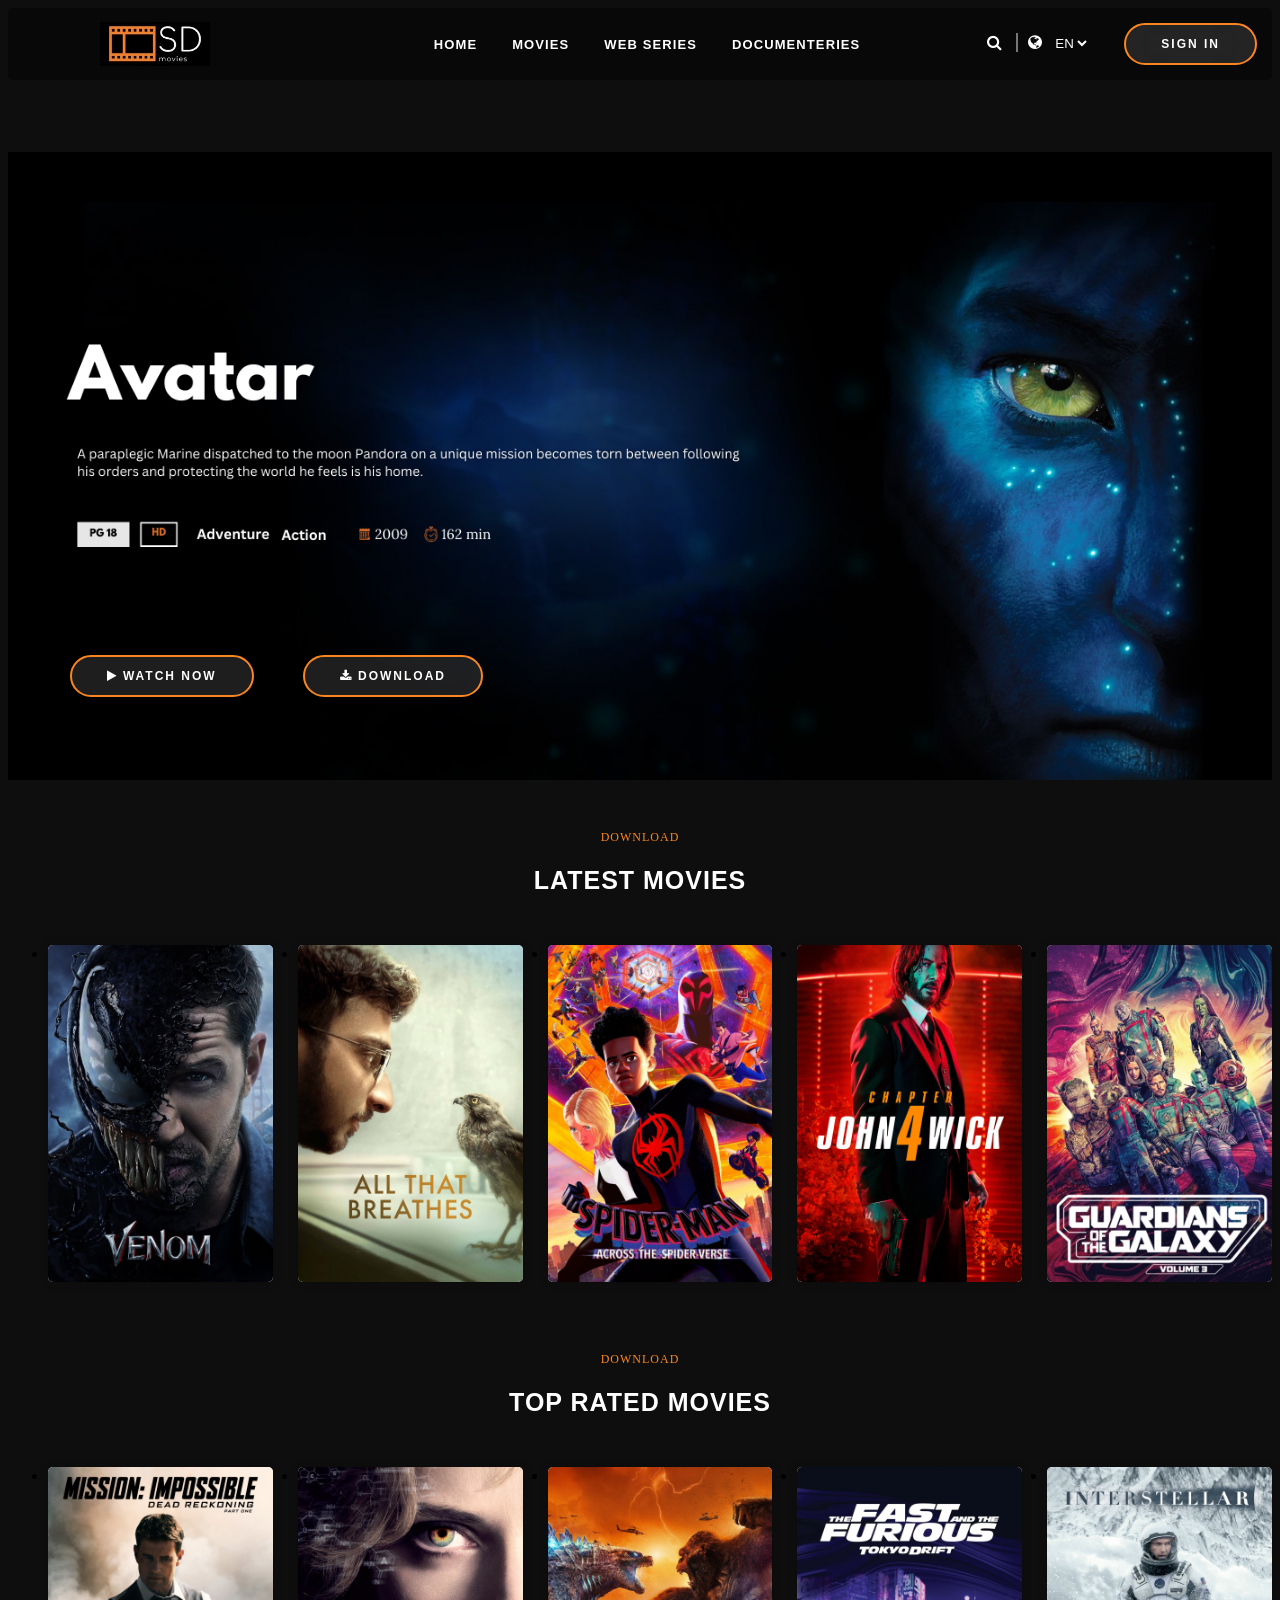
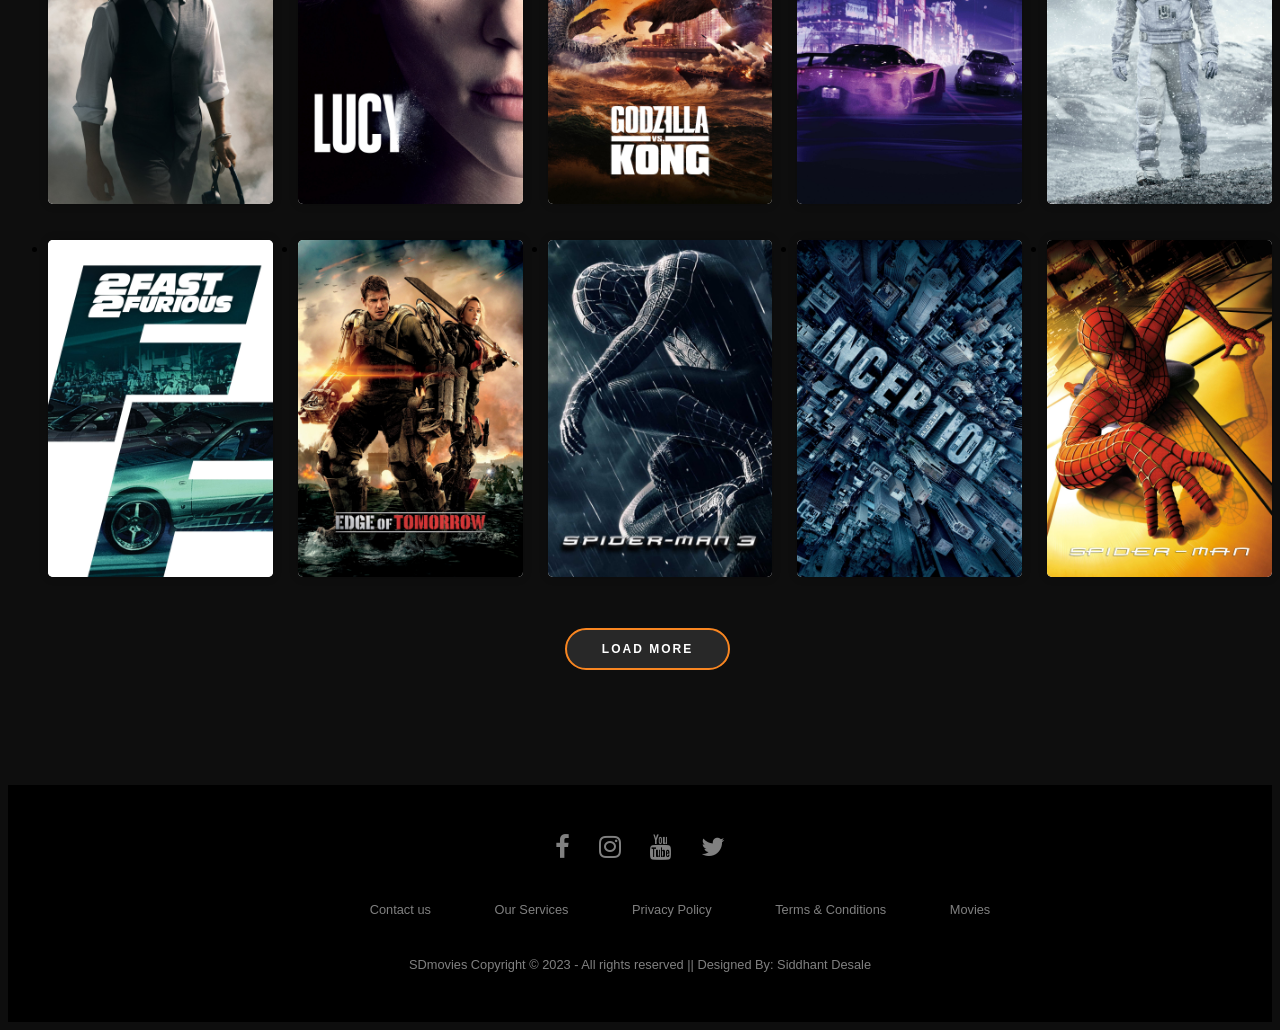
<file: index.html>
<!DOCTYPE html>
<html lang="en">
<head>
    <meta charset="UTF-8">
    <meta http-equiv="X-UA-Compatible" content="IE=edge">
    <meta name="viewport" content="width=device-width, initial-scale=1.0">
    <link rel="stylesheet" href="style.css">
    <link rel="stylesheet" href="https://cdnjs.cloudflare.com/ajax/libs/font-awesome/4.7.0/css/font-awesome.min.css">
    <link rel="shortcut icon" href="logo.jpg" type="image/svg+xml">
    <title>SDmovies</title>
</head>
<body>

    <header class="stiky">
        <div class="navb">
            <div class="logo">
                <img src="logo.jpg" alt="logo">
            </div>
            <ul>
                <li>HOME</li>
                <li>MOVIES</li>
                <li>WEB SERIES</li>
                <li>DOCUMENTERIES</li>
            </ul>
            <div class="left">
                <i class="fa fa-search" aria-hidden="true"></i>
                <span class="line"></span>
                <i class="fa fa-globe" aria-hidden="true"></i> <select name="language" id="lan">
                    <option value="lan">EN</option>
                    <option value="lan">HI</option>
                    <option value="lan">AU</option>
                    <option value="lan">AR</option>
                </select>
                <a href="index1.html" target="_blank"><button class="btn btn-primary">Sign in</button></a>
            </div>
        </div>
    </header>

    <div id="slidy-container">
        <div class="position">
            <a href="index1.html" target="_blank"><button class="btn btn-primary"><i class="fa fa-play" aria-hidden="true"></i>  Watch Now</button></a>
            <a href="index1.html" target="_blank"><button class="btn btn-primary"><i class="fa fa-download" aria-hidden="true"></i>  Download</button></a>
        </div>
        <figure id="slidy">
            <img src="./img/Avatar.png" alt="">
            <img src="./img/Wall-E.png" alt="">
            <img src="./img/Spider-Man 3.png" alt="">
            <img src="./img/Avengers Age of Ultron.png" alt="">
        </figure>
    </div>

    <section class="trending">
        <div class="title-wrapper">
            <p class="section-subtitle">Download</p>
            <h2 class="section-title">Latest Movies</h2>
        </div>
        <ul class="grid">
            <li>
                <div class="movie-card">
                  <div class="movie-poster">
                    <img src="./img/latest1.jpg" alt="Movie 1">
                  </div>
                  <div class="movie-details">
                    <h3 class="movie-title">Venom</h3>
                    <div class="sml">
                    <p class="movie-genre"> <i class="fa fa-clock-o" aria-hidden="true"></i> 102 min</p>
                    <p class="movie-rating"> <i class="fa fa-star" aria-hidden="true"> </i> 9/10</p>
                  </div>
                    <a href="#" class="watch-Q">4K</a>
                    <a href="#" class="watch-Q1">2018</a>
                  </div>
                </div>
                
              </li>

            <li>
                <div class="movie-card">
                    <div class="movie-poster">
                        <img src="./img/latest2.jpg" alt="">
                    </div>
                    <div class="movie-details">
                        <h3 class="movie-title">All That Breathes</h3>
                        <div class="sml">
                            <p class="movie-genre"> <i class="fa fa-clock-o" aria-hidden="true"></i>  97 min</p>
                            <p class="movie-rating"> <i class="fa fa-star" aria-hidden="true"></i>  9/10</p>
                        </div>
                        <a href="" class="watch-Q">4K</a>
                        <a href="" class="watch-Q1">2022</a>
                    </div>
                </div>
            </li>

            <li>
                <div class="movie-card">
                    <div class="movie-poster">
                        <img src="./img/latest3.jpg" alt="">
                    </div>
                    <div class="movie-details">
                        <h3 class="movie-title">Spider-Man: Across the Spider-Verse</h3>
                        <div class="sml">
                            <p class="movie-genre"> <i class="fa fa-clock-o" aria-hidden="true"></i>  140 min</p>
                            <p class="movie-rating"> <i class="fa fa-star" aria-hidden="true"></i>  8/10</p>
                        </div>
                        <a href="" class="watch-Q">4K</a>
                        <a href="" class="watch-Q1">2023</a>
                    </div>
                </div>
            </li>
            <li>
                <div class="movie-card">
                    <div class="movie-poster">
                        <img src="./img/latest4.jpg" alt="">
                    </div>
                    <div class="movie-details">
                        <h3 class="movie-title">John Wick: Chapter 4</h3>
                        <div class="sml">
                            <p class="movie-genre"> <i class="fa fa-clock-o" aria-hidden="true"></i>  170 min</p>
                            <p class="movie-rating"> <i class="fa fa-star" aria-hidden="true"></i>  8/10</p>
                        </div>
                        <a href="" class="watch-Q">4K</a>
                        <a href="" class="watch-Q1">2023</a>
                    </div>
                </div>
            </li>
            <li>
                <div class="movie-card">
                    <div class="movie-poster">
                        <img src="./img/latest5.jpg" alt="">
                    </div>
                    <div class="movie-details">
                        <h3 class="movie-title">Guardians of the Galaxy Vol. 3</h3>
                        <div class="sml">
                            <p class="movie-genre"> <i class="fa fa-clock-o" aria-hidden="true"></i>  150 min</p>
                            <p class="movie-rating"> <i class="fa fa-star" aria-hidden="true"></i>  8.5/10</p>
                        </div>
                        <a href="" class="watch-Q">4K</a>
                        <a href="" class="watch-Q1">2023</a>
                    </div>
                </div>
            </li>
        </ul>
    </section>


    <section class="top">

        <div class="title-wrapper">
            <p class="section-subtitle">Download</p>
            <h2 class="section-title">Top Rated Movies</h2>
        </div>
        <ul class="grid">
            <li>
                <div class="movie-card">
                    <div class="movie-poster">
                        <img src="./img/top1.jpg" alt="">
                    </div>
                    <div class="movie-details">
                        <h3 class="movie-title">Mission: Impossible - Dead Reckoning Part One</h3>
                        <div class="sml">
                            <p class="movie-genre"> <i class="fa fa-clock-o" aria-hidden="true"></i>  164 min</p>
                            <p class="movie-rating"> <i class="fa fa-star" aria-hidden="true"></i>  7.8/10</p>
                        </div>
                        <a href="" class="watch-Q">HD</a>
                        <a href="" class="watch-Q1">2023</a>
                    </div>
                </div>
            </li>
            <li>
                <div class="movie-card">
                    <div class="movie-poster">
                        <img src="./img/top2.jpg" alt="">
                    </div>
                    <div class="movie-details">
                        <h3 class="movie-title">Lucy</h3>
                        <div class="sml">
                            <p class="movie-genre"> <i class="fa fa-clock-o" aria-hidden="true"></i>  89 min</p>
                            <p class="movie-rating"> <i class="fa fa-star" aria-hidden="true"></i>  6.4/10</p>
                        </div>
                        <a href="" class="watch-Q">4K</a>
                        <a href="" class="watch-Q1">2014</a>
                    </div>
                </div>
            </li>
            <li>
                <div class="movie-card">
                    <div class="movie-poster">
                        <img src="./img/top3.jpg" alt="">
                    </div>
                    <div class="movie-details">
                        <h3 class="movie-title">Godzilla vs. Kong</h3>
                        <div class="sml">
                            <p class="movie-genre"> <i class="fa fa-clock-o" aria-hidden="true"></i>  94 min</p>
                            <p class="movie-rating"> <i class="fa fa-star" aria-hidden="true"></i>  7/10</p>
                        </div>
                        <a href="" class="watch-Q">4K</a>
                        <a href="" class="watch-Q1">2021</a>
                    </div>
                </div>
            </li>
            <li>
                <div class="movie-card">
                    <div class="movie-poster">
                        <img src="./img/top4.jpg" alt="">
                    </div>
                    <div class="movie-details">
                        <h3 class="movie-title">Fast and the Furious: Tokyo Drift </h3>
                        <div class="sml">
                            <p class="movie-genre"> <i class="fa fa-clock-o-o" aria-hidden="true"></i>  94 min</p>
                            <p class="movie-rating"> <i class="fa fa-star" aria-hidden="true"></i>  9/10</p>
                        </div>
                        <a href="" class="watch-Q">4K</a>
                        <a href="" class="watch-Q1">2006</a>
                    </div>
                </div>
            </li>
            <li>
                <div class="movie-card">
                    <div class="movie-poster">
                        <img src="./img/top5.jpg" alt="">
                    </div>
                    <div class="movie-details">
                        <h3 class="movie-title">Interstellar</h3>
                        <div class="sml">
                            <p class="movie-genre"> <i class="fa fa-clock-o" aria-hidden="true"></i>  169 min</p>
                            <p class="movie-rating"> <i class="fa fa-star" aria-hidden="true"></i>  9/10</p>
                        </div>
                        <a href="" class="watch-Q">4K</a>
                        <a href="" class="watch-Q1">2014</a>
                    </div>
                </div>
            </li>
        </ul>

        <ul class="grid">
            <li>
                <div class="movie-card">
                    <div class="movie-poster">
                        <img src="./img/top6.jpg" alt="">
                    </div>
                    <div class="movie-details">
                        <h3 class="movie-title">2 Fast 2 Furious</h3>
                        <div class="sml">
                            <p class="movie-genre"> <i class="fa fa-clock-o" aria-hidden="true"></i>  108 min</p>
                            <p class="movie-rating"> <i class="fa fa-star" aria-hidden="true"></i>  7.8/10</p>
                        </div>
                        <a href="" class="watch-Q">4K</a>
                        <a href="" class="watch-Q1">2003</a>
                    </div>
                </div>
            </li>
            <li>
                <div class="movie-card">
                    <div class="movie-poster">
                        <img src="./img/top7.jpg" alt="">
                    </div>
                    <div class="movie-details">
                        <h3 class="movie-title">Edge of Tomorrow</h3>
                        <div class="sml">
                            <p class="movie-genre"> <i class="fa fa-clock-o" aria-hidden="true"></i>  114 min</p>
                            <p class="movie-rating"> <i class="fa fa-star" aria-hidden="true"></i>  8/10</p>
                        </div>
                        <a href="" class="watch-Q">4K</a>
                        <a href="" class="watch-Q1">2014</a>
                    </div>
                </div>
            </li>
            <li>
                <div class="movie-card">
                    <div class="movie-poster">
                        <img src="./img/top8.jpg" alt="">
                    </div>
                    <div class="movie-details">
                        <h3 class="movie-title">Spider-Man 3</h3>
                        <div class="sml">
                            <p class="movie-genre"> <i class="fa fa-clock-o" aria-hidden="true"></i>  139 min</p>
                            <p class="movie-rating"> <i class="fa fa-star" aria-hidden="true"></i>  8.8/10</p>
                        </div>
                        <a href="" class="watch-Q">4K</a>
                        <a href="" class="watch-Q1">2007</a>
                    </div>
                </div>
            </li>
            <li>
                <div class="movie-card">
                    <div class="movie-poster">
                        <img src="./img/top9.jpg" alt="">
                    </div>
                    <div class="movie-details">
                        <h3 class="movie-title">Inception</h3>
                        <div class="sml">
                            <p class="movie-genre"> <i class="fa fa-clock-o" aria-hidden="true"></i>  148 min</p>
                            <p class="movie-rating"> <i class="fa fa-star" aria-hidden="true"></i>  9/10</p>
                        </div>
                        <a href="" class="watch-Q">4K</a>
                        <a href="" class="watch-Q1">2010</a>
                    </div>
                </div>
            </li>
            <li>
                <div class="movie-card">
                    <div class="movie-poster">
                        <img src="./img/top10.jpg" alt="">
                    </div>
                    <div class="movie-details">
                        <h3 class="movie-title">Spider-Man</h3>
                        <div class="sml">
                            <p class="movie-genre"> <i class="fa fa-clock-o" aria-hidden="true"></i>  121 min</p>
                            <p class="movie-rating"> <i class="fa fa-star" aria-hidden="true"></i>  9.7/10</p>
                        </div>
                        <a href="" class="watch-Q">4K</a>
                        <a href="" class="watch-Q1">2002</a>
                    </div>
                </div>
            </li>
        </ul>
        <div class="btn1">
            <a href="index1.html" target="_blank"><button class="btn btn-primary">Load More</button></a>
        </div>

    </section>

    <footer>
        <div class="footer">
            <div class="row">
                <a href=""><i class="fa fa-facebook" aria-hidden="true"></i> </a>
                <a href=""><i class="fa fa-instagram" aria-hidden="true"></i> </a>
                <a href=""><i class="fa fa-youtube" aria-hidden="true"></i> </a>
                <a href=""><i class="fa fa-twitter" aria-hidden="true"></i> </a>
            </div>
            <div class="row">
                <ul>
                    <li><a href="">Contact us</a></li>
                    <li><a href="">Our Services</a></li>
                    <li><a href="">Privacy Policy</a></li>
                    <li><a href="">Terms & Conditions</a></li>
                    <li><a href="">Movies</a></li>
                </ul>
            </div>

            <div class="row">
                SDmovies  Copyright &copy; 2023 - All rights reserved || Designed By: Siddhant Desale
            </div>
        </div>
    </footer>
    
</body>
<script src="script.js
"></script>
</html>
</file>
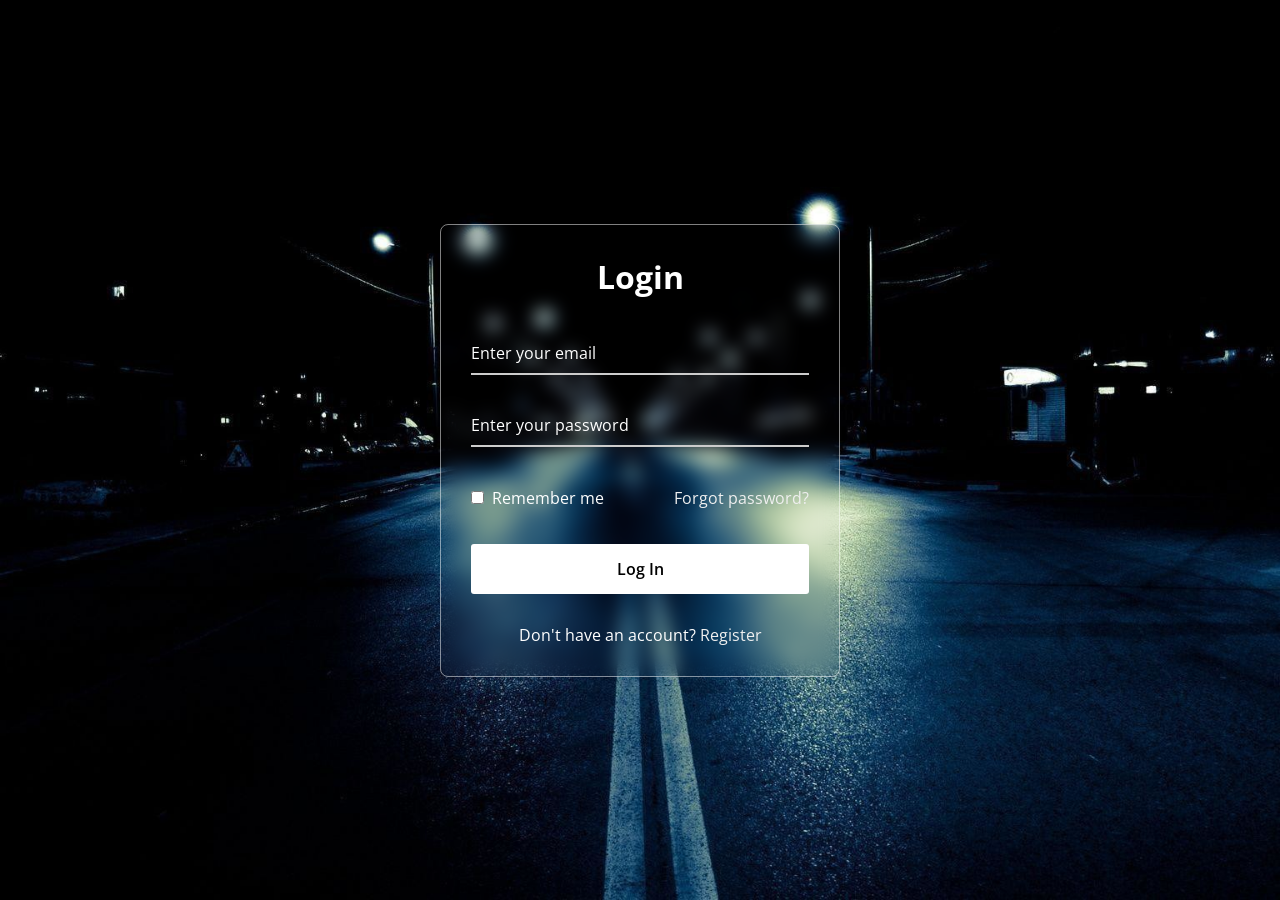
<file: index1.html>
<!DOCTYPE html>
<html>
<head>
  <meta charset="UTF-8">
  <meta name="viewport" content="width=device-width, initial-scale=1.0">
  <title>Login | SDmovies</title>
  <link rel="stylesheet" href="style1.css">
</head>
<body>
  <div class="wrapper">
    <form action="#">
      <h2>Login</h2>
        <div class="input-field">
        <input type="text" required>
        <label>Enter your email</label>
      </div>
      <div class="input-field">
        <input type="password" required>
        <label>Enter your password</label>
      </div>
      <div class="forget">
        <label for="remember">
          <input type="checkbox" id="remember">
          <p>Remember me</p>
        </label>
        <a href="#">Forgot password?</a>
      </div>
      <button type="submit">Log In</button>
      <div class="register">
        <p>Don't have an account? <a href="#">Register</a></p>
      </div>
    </form>
  </div>
</body>
</html>
</file>
<file: style.css>
body {
  background: rgb(14, 14, 14);
}

.stiky {
  width: 100%;
  z-index: 1;
  left: 0;
}
.navb {
  color: white;
  background-color: rgba(0, 0, 0, 0.431);
  min-height: 70px;
  min-width: 550px;
  display: flex;
  border-radius: 5px;
}

.navb ul {
  display: flex;
  margin: auto;
  align-items: center;
}

.navb ul li {
  margin-right: 35px;
  font-weight: 700;
  list-style: none;
  background: none;
  font-family: sans-serif;
  font-size: 13px;
  letter-spacing: 1.1px;
  cursor: pointer;
  transition: all 0.5s ease-out;
}

.navb ul li:hover {
  color: orange;
  transform: scale(1.1);
}

.logo {
  display: flex;
  margin: auto;
  align-items: center;
}

.logo img {
  width: 110px;
}

.btn {
  color: white;
  font-size: 12px;
  font-weight: 700;
  text-transform: uppercase;
  backdrop-filter: blur(30px);
  letter-spacing: 2px;
  background: rgba(129, 129, 129, 0.233);
  margin: 15px 15px 15px 30px;
  padding: 12px 35px;
  border: 2px solid rgb(249, 134, 33);
  border-radius: 50px;
  transition: 0.15 ease;
}
.btn-primary:hover {
  background: rgb(249, 134, 33);
  color: black;
}
.btn1 {
  justify-content: center;
  display: flex;
}
option {
  background-color: black;
}

#lan {
  background: none;
  color: white;
  border: none;
  margin-left: 5px;
}
.line {
  border: 0.3px solid rgba(255, 255, 255, 0.45);
  margin: 10px;
  width: 0px;
}

#slidy-container {
  width: 100%;
  height: 700px;
  overflow: hidden;
}

.position {
  position: relative;
  z-index: 4;
  top: 80%;
  left: 2.5%;
}

.treanding {
  border: 1px solid rgb(0, 0, 0);
  margin-top: 100px;
  background: url(cover.png);
  object-fit: contain;
}
.section-subtitle {
  color: rgb(249, 134, 33);
  font-size: 12px;
  font-weight: 500;
  text-transform: uppercase;
  letter-spacing: 1px;
  text-align: center;
}
.title-wrapper {
  margin: 50px;
}
.section-title {
  color: white;
  text-align: center;
  text-transform: uppercase;
  font-weight: 900;
  font-family: sans-serif;
  letter-spacing: 1px;
  font-size: 25px;
}

.movie-card {
  width: 100%;
  max-width: 250px;
  background-color: #fff;
  box-shadow: 0 0 10px rgba(0, 0, 0, 0.2);
  position: relative;
  overflow: hidden;
  border-radius: 5px;
  transition: 0.5s;
  margin-bottom: 20px;
}
.movie-card:hover {
  transform: scale(1.05);
}

.movie-poster {
  position: relative;
  padding-bottom: 150%;
}

.movie-poster img {
  position: absolute;
  top: 0;
  left: 0;
  width: 100%;
  height: 100%;
  object-fit: cover;
}

.movie-details {
  position: absolute;
  bottom: 0;
  left: 0;
  width: 100%;
  padding: 10px;
  background-color: rgba(0, 0, 0, 0.7);
  color: #fff;
  opacity: 0;
  transition: opacity 0.3s;
}

.movie-card:hover .movie-details {
  opacity: 1;
}

.movie-title {
  margin: 0;
  font-size: 1em;
  font-family: sans-serif;
  padding: 0px 3px 5px 0px;
  font-weight: 550;
}

.movie-genre {
  margin: 0;
  font-size: 0.8em;
  margin-top: 5px;
}

.movie-rating {
  margin: 0;
  font-size: 0.8em;
  margin-top: 5px;
}

.watch-Q {
  display: inline-block;
  margin: auto;
  color: white;
  padding: 5px 10px;
  border: 1px solid orange;
  border-radius: 5px;
  font-size: 12px;
  text-decoration: none;
  font-family: sans-serif;
  margin-top: 10px;
}
.watch-Q1 {
  display: inline-block;
  font-family: sans-serif;
  font-size: 12px;
  margin-left: 125px;
  color: orange;
  padding: 5px 10px;
  background-color: rgba(117, 117, 117, 0.296);
  border-radius: 5px;
  text-decoration: none;
  margin-top: 10px;
}
.sml {
  margin-top: 5px;
  display: flex;
  justify-content: space-between;
  margin-right: 10px;
}
p i {
  color: orange;
}
.grid {
  display: grid;
  grid-auto-flow: column;
  gap: 25px;
}
.movies-list {
  display: grid;
  gap: 50px;
}

.footer {
  background: #000;
  padding: 30px 0px;
  font-family: "Play", sans-serif;
  text-align: center;
  margin-top: 100px;
}

.footer .row {
  width: 100%;
  margin: 1% 0%;
  padding: 0.6% 0%;
  color: gray;
  font-size: 0.8em;
}

.footer .row a {
  text-decoration: none;
  color: gray;
  transition: 0.5s;
}

.footer .row a:hover {
  color: #fff;
}

.footer .row ul {
  width: 100%;
}

.footer .row ul li {
  display: inline-block;
  margin: 0px 30px;
}

.footer .row a i {
  font-size: 2em;
  margin: 0% 1%;
}

@media only screen and (max-width: 768px) {
  .footer .row ul li a{
    padding: 3rem;
  }
}
</file>
<file: style1.css>
@import url("https://fonts.googleapis.com/css2?family=Open+Sans:wght@200;300;400;500;600;700&display=swap");

* {
  margin: 0;
  padding: 0;
  box-sizing: border-box;
  font-family: "Open Sans", sans-serif;
}

body {
  display: flex;
  align-items: center;
  justify-content: center;
  min-height: 100vh;
  width: 100%;
  padding: 0 10px;
}

body::before {
  content: "";
  position: absolute;
  width: 100%;
  height: 100%;
  background: url(bg.jpg);
  background-position: center;
  background-size: cover;
}

.wrapper {
  width: 400px;
  border-radius: 8px;
  padding: 30px;
  text-align: center;
  border: 1px solid rgba(255, 255, 255, 0.5);
  backdrop-filter: blur(9px);
  -webkit-backdrop-filter: blur(9px);
}

form {
  display: flex;
  flex-direction: column;
}

h2 {
  font-size: 2rem;
  margin-bottom: 20px;
  color: #fff;
}

.input-field {
  position: relative;
  border-bottom: 2px solid #ccc;
  margin: 15px 0;
}

.input-field label {
  position: absolute;
  top: 50%;
  left: 0;
  transform: translateY(-50%);
  color: #fff;
  font-size: 16px;
  pointer-events: none;
  transition: 0.15s ease;
}

.input-field input {
  width: 100%;
  height: 40px;
  background: transparent;
  border: none;
  outline: none;
  font-size: 16px;
  color: #fff;
}

.input-field input:focus~label,
.input-field input:valid~label {
  font-size: 0.8rem;
  top: 10px;
  transform: translateY(-120%);
}

.forget {
  display: flex;
  align-items: center;
  justify-content: space-between;
  margin: 25px 0 35px 0;
  color: #fff;
}

#remember {
  accent-color: #fff;
}

.forget label {
  display: flex;
  align-items: center;
}

.forget label p {
  margin-left: 8px;
}

.wrapper a {
  color: #efefef;
  text-decoration: none;
}

.wrapper a:hover {
  text-decoration: underline;
}

button {
  background: #fff;
  color: #000;
  font-weight: 600;
  border: none;
  padding: 12px 20px;
  cursor: pointer;
  border-radius: 3px;
  font-size: 16px;
  border: 2px solid transparent;
  transition: 0.3s ease;
}

button:hover {
  color: #fff;
  border-color: #fff;
  background: rgba(255, 255, 255, 0.15);
}

.register {
  text-align: center;
  margin-top: 30px;
  color: #fff;
}
</file>
